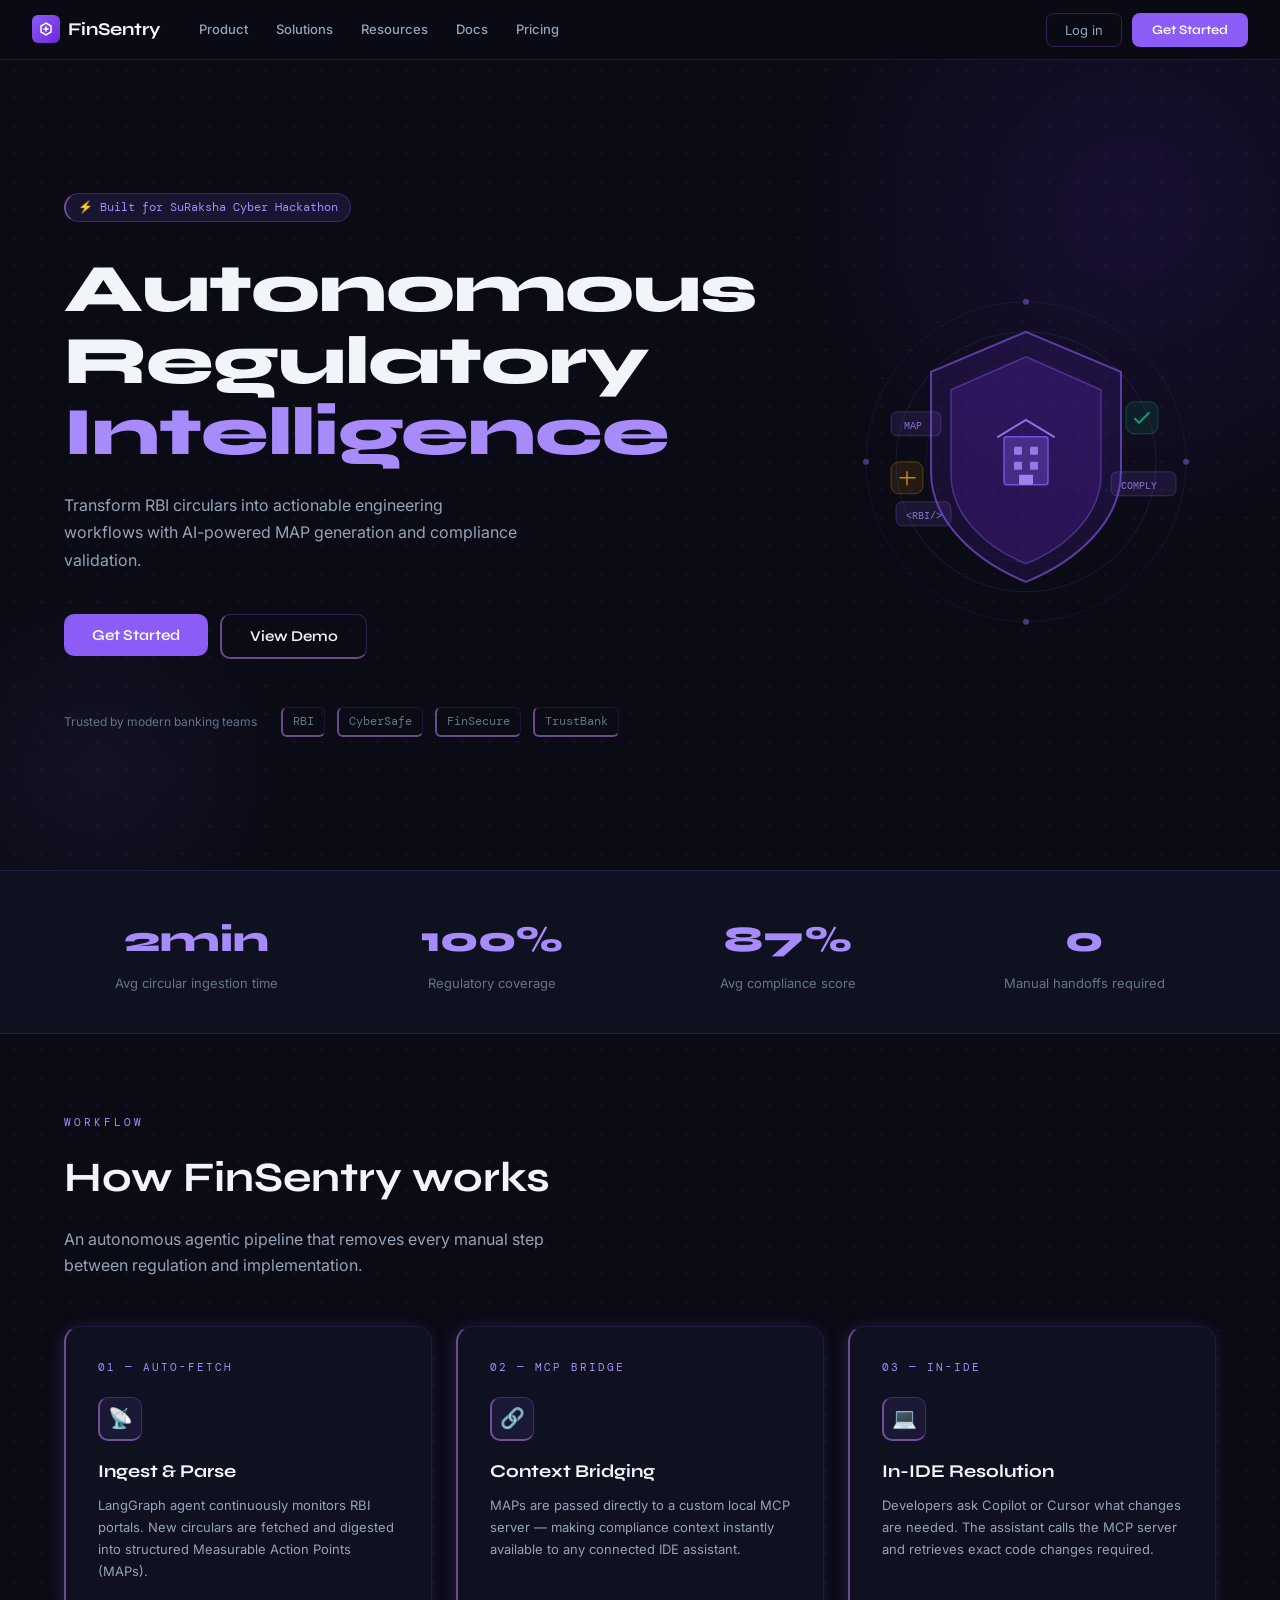
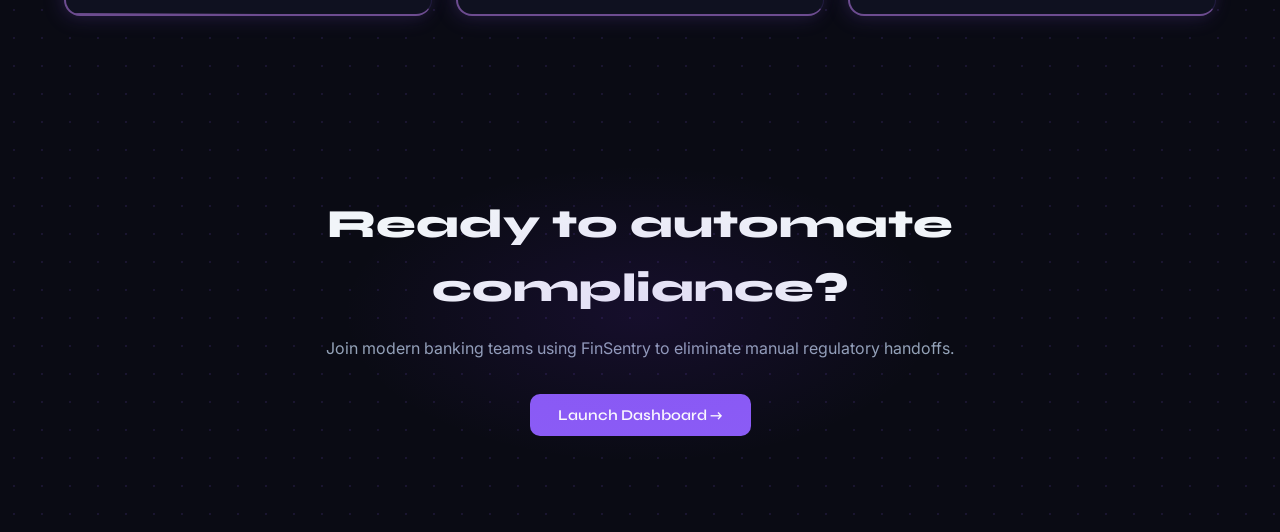
<file: index.html>
<!DOCTYPE html>
<html lang="en">
<head>
  <meta charset="UTF-8" />
  <meta name="viewport" content="width=device-width, initial-scale=1.0"/>
  <title>FinSentry — Autonomous Regulatory Intelligence</title>
  <link rel="stylesheet" href="css/global.css" />
  <link rel="stylesheet" href="css/landing.css" />
</head>
<body class="landing">

  <!-- NAV -->
  <nav>
    <a class="nav-logo" href="index.html">
      <div class="nav-logo-icon">
        <svg width="16" height="16" viewBox="0 0 16 16" fill="none">
          <path d="M8 2L13 5V11L8 14L3 11V5L8 2Z" stroke="white" stroke-width="1.5"/>
          <path d="M8 6V10M6 8H10" stroke="white" stroke-width="1.5" stroke-linecap="round"/>
        </svg>
      </div>
      FinSentry
    </a>
    <div class="nav-links">
      <a href="#">Product</a>
      <a href="#">Solutions</a>
      <a href="#">Resources</a>
      <a href="#">Docs</a>
      <a href="#">Pricing</a>
    </div>
    <div class="nav-actions">
      <a href="login.html"><button class="btn-ghost">Log in</button></a>
      <a href="login.html"><button class="btn-primary">Get Started</button></a>
    </div>
  </nav>

  <!-- HERO -->
  <section class="hero">
    <div class="hero-content anim">
      <div class="hero-badge">⚡ Built for SuRaksha Cyber Hackathon</div>
      <h1 class="hero-title">
        Autonomous<br>
        Regulatory<br>
        <span>Intelligence</span>
      </h1>
      <p class="hero-sub">
        Transform RBI circulars into actionable engineering workflows
        with AI-powered MAP generation and compliance validation.
      </p>
      <div class="hero-btns">
        <a href="login.html"><button class="btn-hero btn-hero-primary">Get Started</button></a>
        <button class="btn-hero btn-hero-outline">View Demo</button>
      </div>
      <div class="trusted">
        <span class="trusted-label">Trusted by modern banking teams</span>
        <div class="trusted-logos">
          <span class="trusted-logo">RBI</span>
          <span class="trusted-logo">CyberSafe</span>
          <span class="trusted-logo">FinSecure</span>
          <span class="trusted-logo">TrustBank</span>
        </div>
      </div>
    </div>

    <!-- Shield SVG -->
    <div class="hero-visual">
      <svg width="380" height="380" viewBox="0 0 380 380" fill="none">
        <circle cx="190" cy="190" r="160" stroke="rgba(139,92,246,0.1)" stroke-width="1" class="glow-ring"/>
        <circle cx="190" cy="190" r="130" stroke="rgba(139,92,246,0.15)" stroke-width="1"/>
        <circle cx="190" cy="190" r="100" stroke="rgba(139,92,246,0.08)" stroke-width="1"/>
        <circle cx="190" cy="30" r="3" fill="rgba(139,92,246,0.5)"/>
        <circle cx="350" cy="190" r="3" fill="rgba(139,92,246,0.5)"/>
        <circle cx="30"  cy="190" r="3" fill="rgba(139,92,246,0.5)"/>
        <circle cx="190" cy="350" r="3" fill="rgba(139,92,246,0.5)"/>
        <path d="M190 60 L285 100 L285 200 C285 250 240 290 190 310 C140 290 95 250 95 200 L95 100 Z"
              fill="rgba(109,40,217,0.15)" stroke="rgba(139,92,246,0.6)" stroke-width="2"/>
        <path d="M190 85 L265 118 L265 203 C265 243 231 275 190 292 C149 275 115 243 115 203 L115 118 Z"
              fill="rgba(109,40,217,0.2)" stroke="rgba(139,92,246,0.4)" stroke-width="1.5"/>
        <rect x="168" y="165" width="44" height="48" rx="3" fill="rgba(139,92,246,0.3)" stroke="rgba(139,92,246,0.8)" stroke-width="1.5"/>
        <rect x="178" y="175" width="8" height="8" rx="1" fill="rgba(167,139,250,0.8)"/>
        <rect x="194" y="175" width="8" height="8" rx="1" fill="rgba(167,139,250,0.8)"/>
        <rect x="178" y="190" width="8" height="8" rx="1" fill="rgba(167,139,250,0.8)"/>
        <rect x="194" y="190" width="8" height="8" rx="1" fill="rgba(167,139,250,0.8)"/>
        <rect x="183" y="203" width="14" height="10" rx="1" fill="rgba(167,139,250,0.9)"/>
        <path d="M162 165 L190 148 L218 165" stroke="rgba(167,139,250,0.8)" stroke-width="2" fill="none" stroke-linecap="round"/>
        <rect x="55"  y="140" width="50" height="24" rx="6" fill="rgba(139,92,246,0.12)" stroke="rgba(139,92,246,0.3)" stroke-width="1"/>
        <text x="68"  y="157" font-size="10" fill="rgba(167,139,250,0.8)" font-family="monospace">MAP</text>
        <rect x="275" y="200" width="65" height="24" rx="6" fill="rgba(139,92,246,0.12)" stroke="rgba(139,92,246,0.3)" stroke-width="1"/>
        <text x="285" y="217" font-size="10" fill="rgba(167,139,250,0.8)" font-family="monospace">COMPLY</text>
        <rect x="60"  y="230" width="55" height="24" rx="6" fill="rgba(139,92,246,0.12)" stroke="rgba(139,92,246,0.3)" stroke-width="1"/>
        <text x="70"  y="247" font-size="10" fill="rgba(167,139,250,0.8)" font-family="monospace">&lt;RBI/&gt;</text>
        <rect x="290" y="130" width="32" height="32" rx="8" fill="rgba(16,185,129,0.1)" stroke="rgba(16,185,129,0.3)" stroke-width="1"/>
        <path d="M299 147 L303 151 L313 141" stroke="rgba(16,185,129,0.8)" stroke-width="2" stroke-linecap="round"/>
        <rect x="55"  y="190" width="32" height="32" rx="8" fill="rgba(245,158,11,0.1)" stroke="rgba(245,158,11,0.3)" stroke-width="1"/>
        <path d="M64 206 L79 206M71 200 L71 213" stroke="rgba(245,158,11,0.8)" stroke-width="1.5" stroke-linecap="round"/>
      </svg>
    </div>
  </section>

  <!-- STATS -->
  <div class="stats-bar anim-2">
    <div class="stat-item">
      <div class="stat-val">2min</div>
      <div class="stat-lbl">Avg circular ingestion time</div>
    </div>
    <div class="stat-item">
      <div class="stat-val">100%</div>
      <div class="stat-lbl">Regulatory coverage</div>
    </div>
    <div class="stat-item">
      <div class="stat-val">87%</div>
      <div class="stat-lbl">Avg compliance score</div>
    </div>
    <div class="stat-item">
      <div class="stat-val">0</div>
      <div class="stat-lbl">Manual handoffs required</div>
    </div>
  </div>

  <!-- HOW IT WORKS -->
  <section class="section anim-3">
    <div class="section-label">Workflow</div>
    <h2 class="section-title">How FinSentry works</h2>
    <p class="section-sub">An autonomous agentic pipeline that removes every manual step between regulation and implementation.</p>
    <div class="steps">
      <div class="step-card glow-card">
        <div class="step-num">01 — AUTO-FETCH</div>
        <div class="step-icon">📡</div>
        <h3>Ingest &amp; Parse</h3>
        <p>LangGraph agent continuously monitors RBI portals. New circulars are fetched and digested into structured Measurable Action Points (MAPs).</p>
      </div>
      <div class="step-card">
        <div class="step-num">02 — MCP BRIDGE</div>
        <div class="step-icon">🔗</div>
        <h3>Context Bridging</h3>
        <p>MAPs are passed directly to a custom local MCP server — making compliance context instantly available to any connected IDE assistant.</p>
      </div>
      <div class="step-card">
        <div class="step-num">03 — IN-IDE</div>
        <div class="step-icon">💻</div>
        <h3>In-IDE Resolution</h3>
        <p>Developers ask Copilot or Cursor what changes are needed. The assistant calls the MCP server and retrieves exact code changes required.</p>
      </div>
    </div>
  </section>

  <!-- CTA -->
  <section class="cta-section">
    <h2>Ready to automate<br>compliance?</h2>
    <p>Join modern banking teams using FinSentry to eliminate manual regulatory handoffs.</p>
    <a href="dashboard.html"><button class="btn-hero btn-hero-primary">Launch Dashboard →</button></a>
  </section>

  <script src="js/landing.js"></script>
</body>
</html>
</file>
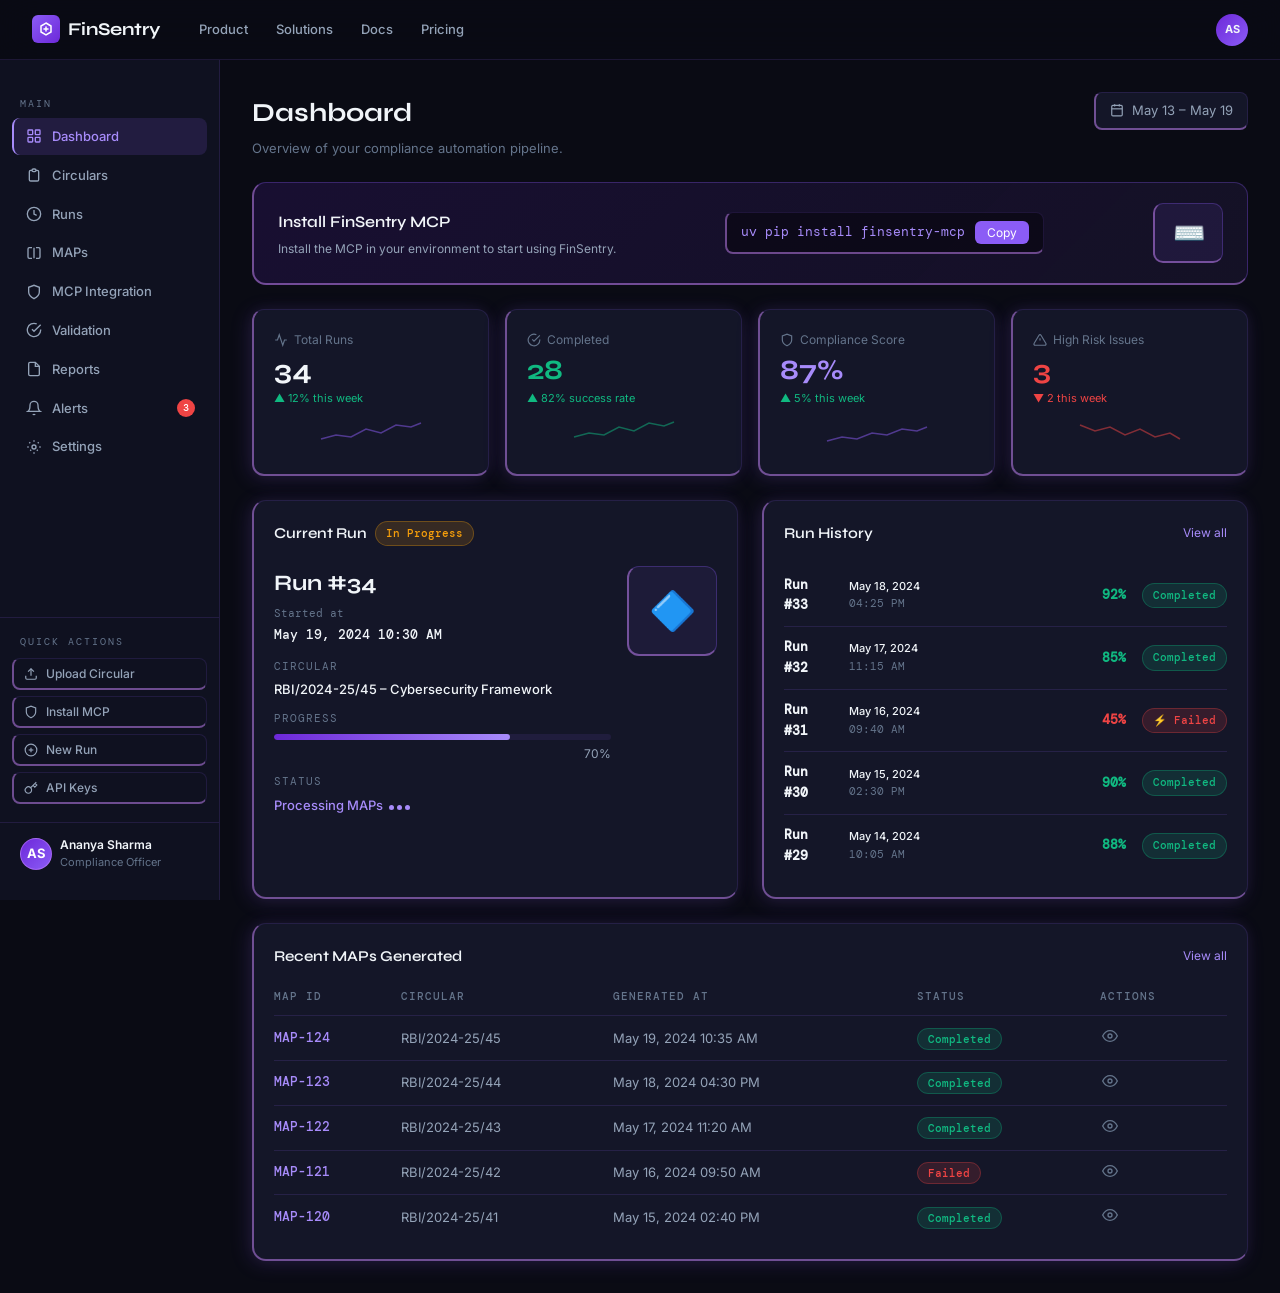
<file: dashboard.html>
<!DOCTYPE html>
<html lang="en">
<head>
  <meta charset="UTF-8" />
  <meta name="viewport" content="width=device-width, initial-scale=1.0"/>
  <title>FinSentry — Dashboard</title>
  <link rel="stylesheet" href="css/global.css" />
  <link rel="stylesheet" href="css/dashboard.css" />
</head>
<body class="dashboard">

  <!-- NAV -->
  <nav>
    <a class="nav-logo" href="index.html">
      <div class="nav-logo-icon">
        <svg width="16" height="16" viewBox="0 0 16 16" fill="none">
          <path d="M8 2L13 5V11L8 14L3 11V5L8 2Z" stroke="white" stroke-width="1.5"/>
          <path d="M8 6V10M6 8H10" stroke="white" stroke-width="1.5" stroke-linecap="round"/>
        </svg>
      </div>
      FinSentry
    </a>
    <div class="nav-links">
      <a href="#">Product</a>
      <a href="#">Solutions</a>
      <a href="#">Docs</a>
      <a href="#">Pricing</a>
    </div>
    <div class="nav-actions">
      <div style="width:32px;height:32px;background:linear-gradient(135deg,var(--purple3),var(--purple));border-radius:50%;display:flex;align-items:center;justify-content:center;font-size:11px;font-weight:700;">AS</div>
    </div>
  </nav>

  <!-- SIDEBAR -->
  <aside class="sidebar">
    <div class="sidebar-top">

      <div class="sidebar-label">Main</div>
      <a href="dashboard.html" class="sidebar-item active">
        <svg viewBox="0 0 24 24" fill="none" stroke="currentColor" stroke-width="2"><rect x="3" y="3" width="7" height="7" rx="1"/><rect x="14" y="3" width="7" height="7" rx="1"/><rect x="3" y="14" width="7" height="7" rx="1"/><rect x="14" y="14" width="7" height="7" rx="1"/></svg>
        Dashboard
      </a>
      <a href="#" class="sidebar-item">
        <svg viewBox="0 0 24 24" fill="none" stroke="currentColor" stroke-width="2"><path d="M9 5H7a2 2 0 00-2 2v12a2 2 0 002 2h10a2 2 0 002-2V7a2 2 0 00-2-2h-2M9 5a2 2 0 002 2h2a2 2 0 002-2M9 5a2 2 0 012-2h2a2 2 0 012 2"/></svg>
        Circulars
      </a>
      <a href="#" class="sidebar-item">
        <svg viewBox="0 0 24 24" fill="none" stroke="currentColor" stroke-width="2"><circle cx="12" cy="12" r="10"/><polyline points="12 6 12 12 16 14"/></svg>
        Runs
      </a>
      <a href="#" class="sidebar-item">
        <svg viewBox="0 0 24 24" fill="none" stroke="currentColor" stroke-width="2"><path d="M9 20H5a2 2 0 01-2-2V6a2 2 0 012-2h4"/><path d="M15 20h4a2 2 0 002-2V6a2 2 0 00-2-2h-4"/><line x1="12" y1="4" x2="12" y2="20"/></svg>
        MAPs
      </a>
      <a href="#" class="sidebar-item">
        <svg viewBox="0 0 24 24" fill="none" stroke="currentColor" stroke-width="2"><path d="M12 22s8-4 8-10V5l-8-3-8 3v7c0 6 8 10 8 10z"/></svg>
        MCP Integration
      </a>
      <a href="#" class="sidebar-item">
        <svg viewBox="0 0 24 24" fill="none" stroke="currentColor" stroke-width="2"><path d="M22 11.08V12a10 10 0 11-5.93-9.14"/><polyline points="22 4 12 14.01 9 11.01"/></svg>
        Validation
      </a>
      <a href="#" class="sidebar-item">
        <svg viewBox="0 0 24 24" fill="none" stroke="currentColor" stroke-width="2"><path d="M14 2H6a2 2 0 00-2 2v16a2 2 0 002 2h12a2 2 0 002-2V8z"/><polyline points="14 2 14 8 20 8"/></svg>
        Reports
      </a>
      <a href="#" class="sidebar-item">
        <svg viewBox="0 0 24 24" fill="none" stroke="currentColor" stroke-width="2"><path d="M18 8A6 6 0 006 8c0 7-3 9-3 9h18s-3-2-3-9"/><path d="M13.73 21a2 2 0 01-3.46 0"/></svg>
        Alerts
        <span class="sidebar-badge">3</span>
      </a>
      <a href="#" class="sidebar-item">
        <svg viewBox="0 0 24 24" fill="none" stroke="currentColor" stroke-width="2"><circle cx="12" cy="12" r="3"/><path d="M19.07 4.93l-1.41 1.41M4.93 4.93l1.41 1.41M12 2v2M12 20v2M2 12h2M20 12h2M17.66 17.66l-1.41-1.41M6.34 17.66l1.41-1.41"/></svg>
        Settings
      </a>
    </div>

    <!-- Quick Actions -->
    <div class="sidebar-qa">
      <div class="qa-label">Quick Actions</div>
      <button class="qa-btn">
        <svg viewBox="0 0 24 24" fill="none" stroke="currentColor" stroke-width="2"><path d="M21 15v4a2 2 0 01-2 2H5a2 2 0 01-2-2v-4"/><polyline points="17 8 12 3 7 8"/><line x1="12" y1="3" x2="12" y2="15"/></svg>
        Upload Circular
      </button>
      <button class="qa-btn">
        <svg viewBox="0 0 24 24" fill="none" stroke="currentColor" stroke-width="2"><path d="M12 22s8-4 8-10V5l-8-3-8 3v7c0 6 8 10 8 10z"/></svg>
        Install MCP
      </button>
      <button class="qa-btn">
        <svg viewBox="0 0 24 24" fill="none" stroke="currentColor" stroke-width="2"><circle cx="12" cy="12" r="10"/><line x1="12" y1="8" x2="12" y2="16"/><line x1="8" y1="12" x2="16" y2="12"/></svg>
        New Run
      </button>
      <button class="qa-btn">
        <svg viewBox="0 0 24 24" fill="none" stroke="currentColor" stroke-width="2"><path d="M21 2l-2 2m-7.61 7.61a5.5 5.5 0 11-7.778 7.778 5.5 5.5 0 017.777-7.777zm0 0L15.5 7.5m0 0l3 3L22 7l-3-3m-3.5 3.5L19 4"/></svg>
        API Keys
      </button>
    </div>

    <!-- User -->
    <div class="sidebar-user">
      <div class="user-avatar">AS</div>
      <div>
        <div class="user-name">Ananya Sharma</div>
        <div class="user-role">Compliance Officer</div>
      </div>
    </div>
  </aside>

  <!-- MAIN -->
  <main class="main">

    <!-- Header -->
    <div class="main-header">
      <div>
        <h1 class="main-title">Dashboard</h1>
        <p class="main-sub">Overview of your compliance automation pipeline.</p>
      </div>
      <div class="date-range">
        <svg viewBox="0 0 24 24" fill="none" stroke="currentColor" stroke-width="2"><rect x="3" y="4" width="18" height="18" rx="2"/><line x1="16" y1="2" x2="16" y2="6"/><line x1="8" y1="2" x2="8" y2="6"/><line x1="3" y1="10" x2="21" y2="10"/></svg>
        May 13 – May 19
      </div>
    </div>

    <!-- Install Banner -->
    <div class="install-banner">
      <div>
        <h3>Install FinSentry MCP</h3>
        <p>Install the MCP in your environment to start using FinSentry.</p>
      </div>
      <div class="install-code">
        <span>uv pip install finsentry-mcp</span>
        <button id="copyBtn">Copy</button>
      </div>
      <div class="install-icon">⌨️</div>
    </div>

    <!-- Metric Cards -->
    <div class="metrics">
      <div class="metric-card">
        <div class="metric-label">
          <svg viewBox="0 0 24 24" fill="none" stroke="currentColor" stroke-width="2"><polyline points="22 12 18 12 15 21 9 3 6 12 2 12"/></svg>
          Total Runs
        </div>
        <div class="metric-val">34</div>
        <div class="metric-trend trend-up">▲ 12% this week</div>
        <svg class="sparkline" viewBox="0 0 100 30">
          <polyline points="0,22 15,18 30,20 45,12 60,16 75,8 90,10 100,6" fill="none" stroke="rgba(139,92,246,0.5)" stroke-width="1.5"/>
        </svg>
      </div>
      <div class="metric-card">
        <div class="metric-label">
          <svg viewBox="0 0 24 24" fill="none" stroke="currentColor" stroke-width="2"><path d="M22 11.08V12a10 10 0 11-5.93-9.14"/><polyline points="22 4 12 14.01 9 11.01"/></svg>
          Completed
        </div>
        <div class="metric-val" style="color:var(--green)">28</div>
        <div class="metric-trend trend-up">▲ 82% success rate</div>
        <svg class="sparkline" viewBox="0 0 100 30">
          <polyline points="0,20 15,16 30,18 45,10 60,14 75,6 90,9 100,5" fill="none" stroke="rgba(16,185,129,0.5)" stroke-width="1.5"/>
        </svg>
      </div>
      <div class="metric-card">
        <div class="metric-label">
          <svg viewBox="0 0 24 24" fill="none" stroke="currentColor" stroke-width="2"><path d="M12 22s8-4 8-10V5l-8-3-8 3v7c0 6 8 10 8 10z"/></svg>
          Compliance Score
        </div>
        <div class="metric-val" style="color:var(--purple2)">87%</div>
        <div class="metric-trend trend-up">▲ 5% this week</div>
        <svg class="sparkline" viewBox="0 0 100 30">
          <polyline points="0,24 15,20 30,22 45,16 60,18 75,12 90,14 100,10" fill="none" stroke="rgba(139,92,246,0.5)" stroke-width="1.5"/>
        </svg>
      </div>
      <div class="metric-card">
        <div class="metric-label">
          <svg viewBox="0 0 24 24" fill="none" stroke="currentColor" stroke-width="2"><path d="M10.29 3.86L1.82 18a2 2 0 001.71 3h16.94a2 2 0 001.71-3L13.71 3.86a2 2 0 00-3.42 0z"/><line x1="12" y1="9" x2="12" y2="13"/><line x1="12" y1="17" x2="12.01" y2="17"/></svg>
          High Risk Issues
        </div>
        <div class="metric-val" style="color:var(--red)">3</div>
        <div class="metric-trend trend-down">▼ 2 this week</div>
        <svg class="sparkline" viewBox="0 0 100 30">
          <polyline points="0,8 15,14 30,10 45,18 60,12 75,20 90,16 100,22" fill="none" stroke="rgba(239,68,68,0.5)" stroke-width="1.5"/>
        </svg>
      </div>
    </div>

    <!-- Bottom Grid -->
    <div class="bottom-grid">

      <!-- Current Run -->
      <div class="card">
        <div class="card-header">
          <div class="card-title">
            Current Run
            <span class="badge badge-inprogress">In Progress</span>
          </div>
        </div>
        <div class="run-grid">
          <div>
            <div class="run-id">Run #34</div>
            <div class="run-meta-label">Started at</div>
            <div class="run-meta-val">May 19, 2024 10:30 AM</div>
            <div class="run-field-label">Circular</div>
            <div class="run-field-val">RBI/2024-25/45 – Cybersecurity Framework</div>
            <div class="run-field-label">Progress</div>
            <div class="progress-wrap">
              <div class="progress-fill" id="progressFill"></div>
            </div>
            <div class="progress-pct">70%</div>
            <div class="run-status-label">Status</div>
            <div class="run-status-val">
              Processing MAPs
              <span class="pulse-dots">
                <span></span><span></span><span></span>
              </span>
            </div>
          </div>
          <div class="run-visual">🔷</div>
        </div>
      </div>

      <!-- Run History -->
      <div class="card ">
        <div class="card-header">
          <div class="card-title">Run History</div>
          <a href="#" class="view-all">View all</a>
        </div>
        <div class="history-item">
          <span class="history-num">Run #33</span>
          <div class="history-time"><div class="history-date">May 18, 2024</div><div class="history-hour">04:25 PM</div></div>
          <span class="history-score" style="color:var(--green)">92%</span>
          <span class="badge badge-completed">Completed</span>
        </div>
        <div class="history-item">
          <span class="history-num">Run #32</span>
          <div class="history-time"><div class="history-date">May 17, 2024</div><div class="history-hour">11:15 AM</div></div>
          <span class="history-score" style="color:var(--green)">85%</span>
          <span class="badge badge-completed">Completed</span>
        </div>
        <div class="history-item">
          <span class="history-num">Run #31</span>
          <div class="history-time"><div class="history-date">May 16, 2024</div><div class="history-hour">09:40 AM</div></div>
          <span class="history-score" style="color:var(--red)">45%</span>
          <span class="badge badge-failed">⚡ Failed</span>
        </div>
        <div class="history-item">
          <span class="history-num">Run #30</span>
          <div class="history-time"><div class="history-date">May 15, 2024</div><div class="history-hour">02:30 PM</div></div>
          <span class="history-score" style="color:var(--green)">90%</span>
          <span class="badge badge-completed">Completed</span>
        </div>
        <div class="history-item">
          <span class="history-num">Run #29</span>
          <div class="history-time"><div class="history-date">May 14, 2024</div><div class="history-hour">10:05 AM</div></div>
          <span class="history-score" style="color:var(--green)">88%</span>
          <span class="badge badge-completed">Completed</span>
        </div>
      </div>
    </div>

    <!-- MAPs Table -->
    <div class="card">
      <div class="card-header">
        <div class="card-title">Recent MAPs Generated</div>
        <a href="#" class="view-all">View all</a>
      </div>
      <table class="maps-table">
        <thead>
          <tr>
            <th>MAP ID</th>
            <th>Circular</th>
            <th>Generated At</th>
            <th>Status</th>
            <th>Actions</th>
          </tr>
        </thead>
        <tbody>
          <tr>
            <td>MAP-124</td><td>RBI/2024-25/45</td><td>May 19, 2024 10:35 AM</td>
            <td><span class="badge badge-completed">Completed</span></td>
            <td><button class="map-action"><svg viewBox="0 0 24 24" fill="none" stroke="currentColor" stroke-width="2"><path d="M1 12s4-8 11-8 11 8 11 8-4 8-11 8-11-8-11-8z"/><circle cx="12" cy="12" r="3"/></svg></button></td>
          </tr>
          <tr>
            <td>MAP-123</td><td>RBI/2024-25/44</td><td>May 18, 2024 04:30 PM</td>
            <td><span class="badge badge-completed">Completed</span></td>
            <td><button class="map-action"><svg viewBox="0 0 24 24" fill="none" stroke="currentColor" stroke-width="2"><path d="M1 12s4-8 11-8 11 8 11 8-4 8-11 8-11-8-11-8z"/><circle cx="12" cy="12" r="3"/></svg></button></td>
          </tr>
          <tr>
            <td>MAP-122</td><td>RBI/2024-25/43</td><td>May 17, 2024 11:20 AM</td>
            <td><span class="badge badge-completed">Completed</span></td>
            <td><button class="map-action"><svg viewBox="0 0 24 24" fill="none" stroke="currentColor" stroke-width="2"><path d="M1 12s4-8 11-8 11 8 11 8-4 8-11 8-11-8-11-8z"/><circle cx="12" cy="12" r="3"/></svg></button></td>
          </tr>
          <tr>
            <td>MAP-121</td><td>RBI/2024-25/42</td><td>May 16, 2024 09:50 AM</td>
            <td><span class="badge badge-failed">Failed</span></td>
            <td><button class="map-action"><svg viewBox="0 0 24 24" fill="none" stroke="currentColor" stroke-width="2"><path d="M1 12s4-8 11-8 11 8 11 8-4 8-11 8-11-8-11-8z"/><circle cx="12" cy="12" r="3"/></svg></button></td>
          </tr>
          <tr>
            <td>MAP-120</td><td>RBI/2024-25/41</td><td>May 15, 2024 02:40 PM</td>
            <td><span class="badge badge-completed">Completed</span></td>
            <td><button class="map-action"><svg viewBox="0 0 24 24" fill="none" stroke="currentColor" stroke-width="2"><path d="M1 12s4-8 11-8 11 8 11 8-4 8-11 8-11-8-11-8z"/><circle cx="12" cy="12" r="3"/></svg></button></td>
          </tr>
        </tbody>
      </table>
    </div>

  </main>

  <script src="js/dashboard.js"></script>
</body>
</html>
</file>
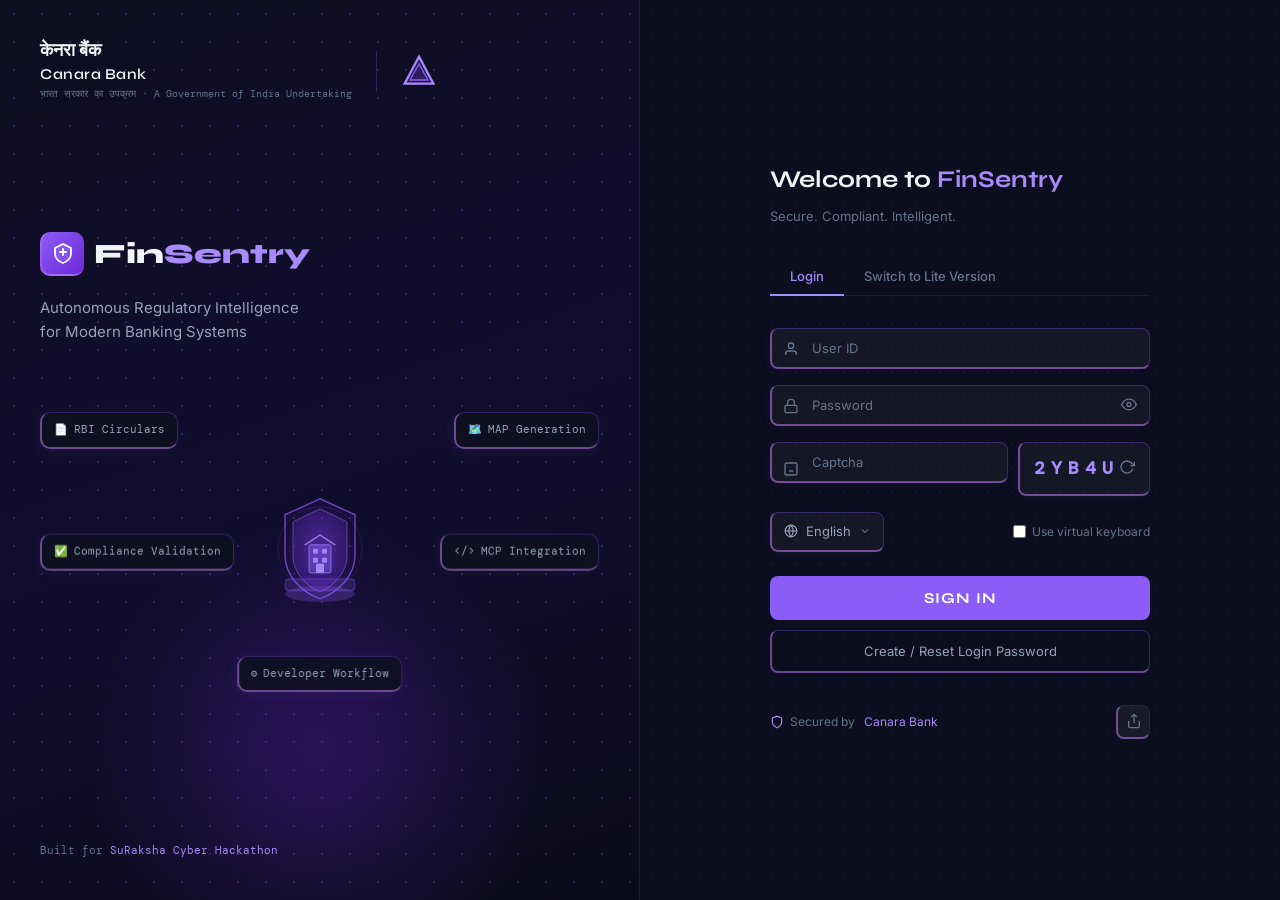
<file: login.html>
<!DOCTYPE html>
<html lang="en">
<head>
  <meta charset="UTF-8"/>
  <meta name="viewport" content="width=device-width, initial-scale=1.0"/>
  <title>FinSentry — Login</title>
  <link rel="stylesheet" href="css/global.css"/>
  <link rel="stylesheet" href="css/login.css"/>
</head>
<body>

<div class="login-page">

  <!-- ── LEFT PANEL ── -->
  <div class="login-left">
    <div class="login-left-inner">

      <!-- Bank logos -->
      <div class="bank-logos">
        <div class="bank-logo-text">
          <span class="bank-name-hi">केनरा बैंक</span>
          <span class="bank-name-en">Canara Bank</span>
          <span class="bank-tagline">भारत सरकार का उपक्रम · A Government of India Undertaking</span>
        </div>
        <div class="bank-divider"></div>
        <!-- Triangle logo SVG -->
        <svg class="triangle-logo" viewBox="0 0 40 40" fill="none">
          <polygon points="20,4 36,34 4,34" stroke="var(--purple2)" stroke-width="2.5" fill="rgba(139,92,246,0.15)"/>
          <polygon points="20,12 30,30 10,30" stroke="var(--purple)" stroke-width="1.5" fill="rgba(109,40,217,0.2)"/>
        </svg>
      </div>

      <!-- Brand -->
      <div class="left-brand">
        <div class="left-brand-logo">
          <div class="left-brand-logo-icon">
            <svg width="24" height="24" viewBox="0 0 24 24" fill="none">
              <path d="M12 3L20 7V13C20 17 16.4 20.7 12 22C7.6 20.7 4 17 4 13V7L12 3Z" stroke="white" stroke-width="1.8" fill="rgba(255,255,255,0.1)"/>
              <path d="M12 8V14M9 11H15" stroke="white" stroke-width="1.8" stroke-linecap="round"/>
            </svg>
          </div>
          <div>
            <div class="left-brand-name">Fin<span>Sentry</span></div>
          </div>
        </div>

        <p class="left-tagline">
          Autonomous Regulatory Intelligence<br>
          for Modern Banking Systems
        </p>

        <!-- Feature pills around shield -->
        <div class="feature-pills">
          <div class="pill pill-1"><span class="pill-icon">📄</span> RBI Circulars</div>
          <div class="pill pill-2"><span class="pill-icon">🗺️</span> MAP Generation</div>
          <div class="pill pill-3"><span class="pill-icon">✅</span> Compliance Validation</div>
          <div class="pill pill-4"><span class="pill-icon">&lt;/&gt;</span> MCP Integration</div>
          <div class="pill pill-5"><span class="pill-icon">⚙️</span> Developer Workflow</div>

          <!-- Shield in center -->
          <div class="shield-center">
            <svg width="110" height="120" viewBox="0 0 110 120" fill="none">
              <defs>
                <radialGradient id="sg" cx="50%" cy="50%" r="50%">
                  <stop offset="0%" stop-color="rgba(139,92,246,0.4)"/>
                  <stop offset="100%" stop-color="rgba(109,40,217,0.05)"/>
                </radialGradient>
              </defs>
              <!-- Glow base -->
              <ellipse cx="55" cy="105" rx="35" ry="8" fill="rgba(139,92,246,0.25)"/>
              <!-- Platform -->
              <rect x="20" y="90" width="70" height="12" rx="4" fill="rgba(139,92,246,0.2)" stroke="rgba(139,92,246,0.4)" stroke-width="1"/>
              <!-- Shield -->
              <path d="M55 10 L90 26 L90 66 C90 88 72 104 55 110 C38 104 20 88 20 66 L20 26 Z"
                    fill="url(#sg)" stroke="rgba(139,92,246,0.7)" stroke-width="1.5"/>
              <path d="M55 20 L82 33 L82 67 C82 84 68 98 55 103 C42 98 28 84 28 67 L28 33 Z"
                    fill="rgba(109,40,217,0.25)" stroke="rgba(167,139,250,0.4)" stroke-width="1"/>
              <!-- Building -->
              <rect x="44" y="56" width="22" height="28" rx="2" fill="rgba(139,92,246,0.4)" stroke="rgba(167,139,250,0.7)" stroke-width="1"/>
              <rect x="48" y="60" width="5" height="5" rx="1" fill="rgba(167,139,250,0.9)"/>
              <rect x="57" y="60" width="5" height="5" rx="1" fill="rgba(167,139,250,0.9)"/>
              <rect x="48" y="69" width="5" height="5" rx="1" fill="rgba(167,139,250,0.9)"/>
              <rect x="57" y="69" width="5" height="5" rx="1" fill="rgba(167,139,250,0.9)"/>
              <rect x="51" y="75" width="8" height="9" rx="1" fill="rgba(167,139,250,1)"/>
              <path d="M40 56 L55 46 L70 56" stroke="rgba(167,139,250,0.8)" stroke-width="1.5" fill="none" stroke-linecap="round"/>
              <!-- Glow ring -->
              <circle cx="55" cy="60" r="42" stroke="rgba(139,92,246,0.15)" stroke-width="1" fill="none"/>
            </svg>
          </div>
        </div>
      </div>

      <!-- Bottom badge -->
      <div class="hackathon-badge">
        Built for <span>SuRaksha Cyber Hackathon</span>
      </div>

    </div>
  </div>

  <!-- ── RIGHT PANEL ── -->
  <div class="login-right">
    <div class="login-right-inner">

      <div class="login-welcome">
        <h2>Welcome to <span>FinSentry</span></h2>
        <p>Secure. Compliant. Intelligent.</p>
      </div>

      <!-- Tabs -->
      <div class="login-tabs">
        <button class="login-tab active">Login</button>
        <button class="login-tab">Switch to Lite Version</button>
      </div>

      <!-- User ID -->
      <div class="form-group">
        <svg class="input-icon" viewBox="0 0 24 24" fill="none" stroke="currentColor" stroke-width="2">
          <path d="M20 21v-2a4 4 0 00-4-4H8a4 4 0 00-4 4v2"/>
          <circle cx="12" cy="7" r="4"/>
        </svg>
        <input class="form-input" type="text" placeholder="User ID" id="userId"/>
      </div>

      <!-- Password -->
      <div class="form-group">
        <svg class="input-icon" viewBox="0 0 24 24" fill="none" stroke="currentColor" stroke-width="2">
          <rect x="3" y="11" width="18" height="11" rx="2" ry="2"/>
          <path d="M7 11V7a5 5 0 0110 0v4"/>
        </svg>
        <input class="form-input" type="password" placeholder="Password" id="password"/>
        <button class="input-suffix" id="togglePwd">
          <svg viewBox="0 0 24 24" fill="none" stroke="currentColor" stroke-width="2">
            <path d="M1 12s4-8 11-8 11 8 11 8-4 8-11 8-11-8-11-8z"/>
            <circle cx="12" cy="12" r="3"/>
          </svg>
        </button>
      </div>

      <!-- Captcha -->
      <div class="captcha-row">
        <div class="form-group" style="margin-bottom:0">
          <svg class="input-icon" viewBox="0 0 24 24" fill="none" stroke="currentColor" stroke-width="2">
            <rect x="3" y="3" width="18" height="18" rx="2"/>
            <path d="M9 9h.01M15 9h.01M9 15h6"/>
          </svg>
          <input class="form-input" type="text" placeholder="Captcha" id="captchaInput"/>
        </div>
        <div class="captcha-box">
          <span class="captcha-code" id="captchaCode">2YB4U</span>
          <button class="captcha-refresh" id="refreshCaptcha">
            <svg viewBox="0 0 24 24" fill="none" stroke="currentColor" stroke-width="2">
              <polyline points="23 4 23 10 17 10"/>
              <path d="M20.49 15a9 9 0 11-2.12-9.36L23 10"/>
            </svg>
          </button>
        </div>
      </div>

      <!-- Options -->
      <div class="options-row">
        <div class="lang-select">
          <svg viewBox="0 0 24 24" fill="none" stroke="currentColor" stroke-width="2">
            <circle cx="12" cy="12" r="10"/>
            <line x1="2" y1="12" x2="22" y2="12"/>
            <path d="M12 2a15.3 15.3 0 010 20M12 2a15.3 15.3 0 000 20"/>
          </svg>
          English
          <svg viewBox="0 0 24 24" fill="none" stroke="currentColor" stroke-width="2" style="width:12px;height:12px">
            <polyline points="6 9 12 15 18 9"/>
          </svg>
        </div>
        <label class="virtual-kb">
          <input type="checkbox" id="virtualKb"/>
          Use virtual keyboard
        </label>
      </div>

      <!-- Buttons -->
      <button class="btn-signin" id="signInBtn">SIGN IN</button>
      <button class="btn-reset">Create / Reset Login Password</button>

      <!-- Footer -->
      <div class="login-footer">
        <div class="login-footer-secure">
          <svg viewBox="0 0 24 24" fill="none" stroke="currentColor" stroke-width="2">
            <path d="M12 22s8-4 8-10V5l-8-3-8 3v7c0 6 8 10 8 10z"/>
          </svg>
          Secured by <span>&nbsp;Canara Bank</span>
        </div>
        <button class="share-btn">
          <svg viewBox="0 0 24 24" fill="none" stroke="currentColor" stroke-width="2">
            <path d="M4 12v8a2 2 0 002 2h12a2 2 0 002-2v-8"/>
            <polyline points="16 6 12 2 8 6"/>
            <line x1="12" y1="2" x2="12" y2="15"/>
          </svg>
        </button>
      </div>

    </div>
  </div>
</div>

<script src="js/login.js"></script>
</body>
</html>
</file>
<file: css/global.css>
@import url('https://fonts.googleapis.com/css2?family=Syne:wght@400;600;700;800&family=DM+Mono:wght@400;500&family=Inter:wght@300;400;500;600&display=swap');

:root {
  --bg:        #0a0b14;
  --bg2:       #0f1120;
  --bg3:       #141628;
  --purple:    #8b5cf6;
  --purple2:   #a78bfa;
  --purple3:   #6d28d9;
  --green:     #10b981;
  --red:       #ef4444;
  --amber:     #f59e0b;
  --border:    rgba(139, 92, 246, 0.15);
  --border2:   rgba(139, 92, 246, 0.30);
  --neon:      rgba(204, 136, 255, 0.5);
  --text1:     #f1f5f9;
  --text2:     #94a3b8;
  --text3:     #64748b;
  --font-head: 'Syne', sans-serif;
  --font-body: 'Inter', sans-serif;
  --font-mono: 'DM Mono', monospace;
}

*, *::before, *::after { box-sizing: border-box; margin: 0; padding: 0; }
html { scroll-behavior: smooth; }
body {
  background: var(--bg);
  color: var(--text1);
  font-family: var(--font-body);
  font-size: 14px;
  line-height: 1.6;
  overflow-x: hidden;
}

/* ── Neon L-border ── */
.glow-card {
  position: relative;
}
.glow-card::before {
  content: '';
  position: absolute;
  top: -1px;
  left: -1px;
  width: 2px;
  height: 55%;
  background: linear-gradient(180deg, var(--neon), transparent);
  border-radius: 12px 0 0 0;
  z-index: 1;
}
.glow-card::after {
  content: '';
  position: absolute;
  bottom: -1px;
  left: -1px;
  width: 55%;
  height: 2px;
  background: linear-gradient(90deg, var(--neon), transparent);
  border-radius: 0 0 0 12px;
  z-index: 1;
}

/* ── Buttons ── */
.btn-primary {
  background: var(--purple);
  color: #fff;
  border: none;
  padding: 9px 20px;
  border-radius: 8px;
  font-family: var(--font-head);
  font-weight: 600;
  font-size: 13px;
  cursor: pointer;
  transition: all 0.2s;
}
.btn-primary:hover { background: var(--purple2); transform: translateY(-1px); }

.btn-ghost {
  background: transparent;
  color: var(--text2);
  border: 1px solid var(--border2);
  padding: 8px 18px;
  border-radius: 8px;
  font-family: var(--font-body);
  font-size: 13px;
  cursor: pointer;
  transition: all 0.2s;
}
.btn-ghost:hover { color: var(--text1); border-color: var(--purple); }

/* ── Badges ── */
.badge {
  font-size: 11px;
  padding: 3px 10px;
  border-radius: 20px;
  font-family: var(--font-mono);
  font-weight: 500;
  border: 1px solid transparent;
}
.badge-completed { background: rgba(16,185,129,0.15); color: var(--green); border-color: rgba(16,185,129,0.3); }
.badge-inprogress { background: rgba(245,158,11,0.15); color: var(--amber); border-color: rgba(245,158,11,0.3); }
.badge-failed { background: rgba(239,68,68,0.15); color: var(--red); border-color: rgba(239,68,68,0.3); }

/* ── Nav ── */
nav {
  position: fixed;
  top: 0; left: 0; right: 0;
  z-index: 100;
  height: 60px;
  background: rgba(10,11,20,0.85);
  backdrop-filter: blur(20px);
  border-bottom: 1px solid var(--border);
  display: flex;
  align-items: center;
  padding: 0 2rem;
  gap: 1.5rem;
}
.nav-logo {
  display: flex;
  align-items: center;
  gap: 8px;
  font-family: var(--font-head);
  font-weight: 700;
  font-size: 18px;
  color: var(--text1);
  text-decoration: none;
}
.nav-logo-icon {
  width: 28px; height: 28px;
  background: linear-gradient(135deg, var(--purple), var(--purple3));
  border-radius: 6px;
  display: flex; align-items: center; justify-content: center;
}
.nav-links { display: flex; flex: 1; }
.nav-links a {
  color: var(--text2);
  text-decoration: none;
  font-size: 13px;
  padding: 6px 14px;
  border-radius: 6px;
  transition: color 0.2s;
  font-weight: 500;
}
.nav-links a:hover { color: var(--text1); }
.nav-actions { display: flex; align-items: center; gap: 10px; margin-left: auto; }
</file>
<file: css/landing.css>
body.landing {
  background-image: radial-gradient(rgba(139,92,246,0.12) 1px, transparent 1px);
  background-size: 28px 28px;
}

.landing { padding-top: 60px; }

/* ── Hero ── */
.hero {
  min-height: 90vh;
  display: flex;
  align-items: center;
  padding: 4rem;
  position: relative;
  overflow: hidden;
}
.hero::before {
  content: '';
  position: absolute;
  top: -200px; right: -200px;
  width: 700px; height: 700px;
  background: radial-gradient(circle, rgba(109,40,217,0.15) 0%, transparent 70%);
  pointer-events: none;
}
.hero::after {
  content: '';
  position: absolute;
  bottom: -100px; left: -100px;
  width: 400px; height: 400px;
  background: radial-gradient(circle, rgba(139,92,246,0.08) 0%, transparent 70%);
  pointer-events: none;
}
.hero-content { max-width: 580px; z-index: 1; }

.hero-badge {
  display: inline-flex;
  align-items: center;
  gap: 6px;
  background: rgba(139,92,246,0.12);
  border: 1px solid var(--border2);
  border-left: 2px solid var(--neon);
  color: var(--purple2);
  font-size: 12px;
  font-family: var(--font-mono);
  padding: 4px 12px;
  border-radius: 20px;
  margin-bottom: 2rem;
}

.hero-title {
  font-family: var(--font-head);
  font-size: clamp(40px, 6vw, 68px);
  font-weight: 800;
  line-height: 1.05;
  margin-bottom: 1.5rem;
  letter-spacing: -1px;
}
.hero-title span { color: var(--purple2); }

.hero-sub {
  font-size: 16px;
  color: var(--text2);
  line-height: 1.7;
  margin-bottom: 2.5rem;
  max-width: 460px;
}

.hero-btns { display: flex; gap: 12px; margin-bottom: 3rem; }

.btn-hero {
  padding: 12px 28px;
  border-radius: 10px;
  font-size: 15px;
  font-family: var(--font-head);
  font-weight: 600;
  cursor: pointer;
  transition: all 0.2s;
  border: none;
}
.btn-hero-primary { background: var(--purple); color: #fff; }
.btn-hero-primary:hover {
  background: var(--purple2);
  transform: translateY(-2px);
  box-shadow: 0 8px 30px rgba(139,92,246,0.3);
}
.btn-hero-outline {
  background: transparent;
  border: 1px solid var(--border2);
  border-left: 2px solid var(--neon);
  border-bottom: 2px solid var(--neon);
  color: var(--text1);
}
.btn-hero-outline:hover { border-color: var(--purple); color: var(--purple2); }

.trusted { display: flex; align-items: center; gap: 1.5rem; flex-wrap: wrap; }
.trusted-label { font-size: 12px; color: var(--text3); }
.trusted-logos { display: flex; gap: 0.75rem; }
.trusted-logo {
  font-size: 12px;
  color: var(--text3);
  border: 1px solid var(--border);
  border-left: 2px solid var(--neon);
  border-bottom: 2px solid var(--neon);
  padding: 4px 10px;
  border-radius: 6px;
  font-family: var(--font-mono);
}

.hero-visual {
  position: absolute;
  right: 5%; top: 50%;
  transform: translateY(-50%);
  z-index: 1;
  animation: float 4s ease-in-out infinite;
}

/* ── Stats Bar ── */
.stats-bar {
  background: var(--bg2);
  border-top: 1px solid var(--border);
  border-bottom: 1px solid var(--border);
  padding: 2.5rem 4rem;
  display: grid;
  grid-template-columns: repeat(4, 1fr);
  gap: 2rem;
}
.stat-item { text-align: center; }
.stat-val {
  font-family: var(--font-head);
  font-size: 36px;
  font-weight: 800;
  color: var(--purple2);
}
.stat-lbl { font-size: 13px; color: var(--text3); margin-top: 4px; }

/* ── How It Works ── */
.section { padding: 5rem 4rem; }
.section-label {
  font-size: 11px;
  font-family: var(--font-mono);
  color: var(--purple2);
  letter-spacing: 3px;
  text-transform: uppercase;
  margin-bottom: 0.75rem;
}
.section-title {
  font-family: var(--font-head);
  font-size: clamp(28px, 4vw, 42px);
  font-weight: 700;
  margin-bottom: 1rem;
}
.section-sub { color: var(--text2); font-size: 16px; max-width: 520px; }

.steps {
  display: grid;
  grid-template-columns: repeat(3, 1fr);
  gap: 1.5rem;
  margin-top: 3rem;
}
.step-card {
  background: var(--bg2);
  border: 1px solid var(--border);
  border-left: 2px solid var(--neon);
  border-bottom: 2px solid var(--neon);
  border-radius: 16px;
  padding: 2rem;
  position: relative;
  overflow: hidden;
  transition: all 0.3s;
  box-shadow: -3px 3px 20px rgba(139,92,246,0.15), 0 0 15px rgba(204,136,255,0.05);
}
.step-card:hover {
  border-color: var(--purple2);
  border-left-color: var(--neon);
  border-bottom-color: var(--neon);
  box-shadow: -4px 4px 30px rgba(139,92,246,0.15);
  transform: translateY(-2px);
}
.step-card::before {
  content: '';
  position: absolute;
  top: 0; left: 0; right: 0;
  height: 2px;
  background: linear-gradient(90deg, var(--neon), transparent);
  opacity: 0;
  transition: opacity 0.3s;
}
.step-card:hover::before { opacity: 1; }

.step-num {
  font-family: var(--font-mono);
  font-size: 11px;
  color: var(--purple2);
  margin-bottom: 1.25rem;
  letter-spacing: 2px;
}
.step-icon {
  width: 44px; height: 44px;
  background: rgba(139,92,246,0.1);
  border: 1px solid var(--border2);
  border-left: 2px solid var(--neon);
  border-bottom: 2px solid var(--neon);
  border-radius: 10px;
  display: flex; align-items: center; justify-content: center;
  margin-bottom: 1rem;
  font-size: 20px;
}
.step-card h3 {
  font-family: var(--font-head);
  font-size: 18px;
  font-weight: 700;
  margin-bottom: 0.5rem;
}
.step-card p { color: var(--text2); font-size: 13px; line-height: 1.7; }

/* ── CTA ── */
.cta-section {
  padding: 6rem 4rem;
  text-align: center;
  position: relative;
}
.cta-section::before {
  content: '';
  position: absolute;
  top: 50%; left: 50%;
  transform: translate(-50%, -50%);
  width: 600px; height: 300px;
  background: radial-gradient(ellipse, rgba(109,40,217,0.12) 0%, transparent 70%);
  pointer-events: none;
}
.cta-section h2 {
  font-family: var(--font-head);
  font-size: 40px;
  font-weight: 800;
  margin-bottom: 1rem;
}
.cta-section p { color: var(--text2); font-size: 16px; margin-bottom: 2rem; }

/* ── Animations ── */
@keyframes float {
  0%, 100% { transform: translateY(-50%); }
  50%       { transform: translateY(-52%) translateX(4px); }
}
@keyframes fadeUp {
  from { opacity: 0; transform: translateY(20px); }
  to   { opacity: 1; transform: translateY(0); }
}
@keyframes glowPulse {
  0%, 100% { opacity: 0.6; }
  50%       { opacity: 1; }
}
.anim   { animation: fadeUp 0.5s ease forwards; }
.anim-2 { animation: fadeUp 0.5s 0.15s ease forwards; opacity: 0; }
.anim-3 { animation: fadeUp 0.5s 0.3s ease forwards; opacity: 0; }
.glow-ring { animation: glowPulse 2s ease-in-out infinite; }
</file>
<file: css/dashboard.css>
.dashboard { padding-top: 60px; display: flex; min-height: 100vh; }

/* ── Sidebar ── */
.sidebar {
  width: 220px;
  background: var(--bg2);
  border-right: 1px solid var(--border);
  position: fixed;
  top: 60px; bottom: 0;
  overflow-y: auto;
  display: flex;
  flex-direction: column;
  padding-bottom: 1rem;
}
.sidebar-top { padding: 1.25rem 0.75rem 0; flex: 1; }
.sidebar-label {
  font-size: 10px;
  color: var(--text3);
  letter-spacing: 2px;
  text-transform: uppercase;
  font-family: var(--font-mono);
  padding: 0 0.5rem;
  margin-bottom: 6px;
  margin-top: 1rem;
}
.sidebar-item {
  display: flex;
  align-items: center;
  gap: 10px;
  padding: 8px 12px;
  border-radius: 8px;
  cursor: pointer;
  color: var(--text2);
  font-size: 13px;
  font-weight: 500;
  transition: all 0.15s;
  margin-bottom: 2px;
  text-decoration: none;
  border-left: 2px solid transparent;
}
.sidebar-item:hover {
  background: rgba(139,92,246,0.08);
  color: var(--text1);
  border-left-color: var(--neon);
}
.sidebar-item.active {
  background: rgba(139,92,246,0.15);
  color: var(--purple2);
  border-left-color: var(--purple2);
}
.sidebar-item svg { width: 16px; height: 16px; flex-shrink: 0; }
.sidebar-badge {
  margin-left: auto;
  background: var(--red);
  color: #fff;
  font-size: 10px;
  font-family: var(--font-mono);
  padding: 1px 6px;
  border-radius: 10px;
}

/* Quick Actions */
.sidebar-qa {
  padding: 1rem 0.75rem 0;
  border-top: 1px solid var(--border);
  margin-top: 0.5rem;
}
.qa-label {
  font-size: 10px;
  color: var(--text3);
  text-transform: uppercase;
  letter-spacing: 2px;
  font-family: var(--font-mono);
  padding: 0 0.5rem;
  margin-bottom: 8px;
}
.qa-btn {
  display: flex;
  align-items: center;
  gap: 8px;
  padding: 7px 10px;
  border-radius: 8px;
  cursor: pointer;
  color: var(--text2);
  font-size: 12px;
  font-weight: 500;
  border: 1px solid var(--border);
  border-left: 2px solid var(--neon);
  border-bottom: 2px solid var(--neon);
  background: none;
  width: 100%;
  margin-bottom: 6px;
  transition: all 0.15s;
  font-family: var(--font-body);
}
.qa-btn:hover {
  border-color: var(--border2);
  border-left-color: var(--neon);
  border-bottom-color: var(--neon);
  color: var(--text1);
  background: rgba(139,92,246,0.08);
}
.qa-btn svg { width: 14px; height: 14px; }

/* User footer */
.sidebar-user {
  display: flex;
  align-items: center;
  gap: 8px;
  padding: 12px 1.25rem;
  border-top: 1px solid var(--border);
  margin-top: 0.75rem;
}
.user-avatar {
  width: 32px; height: 32px;
  background: linear-gradient(135deg, var(--purple3), var(--purple));
  border-radius: 50%;
  border: 1px solid var(--neon);
  display: flex; align-items: center; justify-content: center;
  font-size: 13px; font-weight: 700; color: #fff;
  flex-shrink: 0;
}
.user-name { font-size: 12px; font-weight: 600; }
.user-role { font-size: 11px; color: var(--text3); }

/* ── Main Content ── */
.main { margin-left: 220px; flex: 1; padding: 2rem; }

.main-header {
  display: flex;
  align-items: flex-start;
  justify-content: space-between;
  margin-bottom: 1.5rem;
}
.main-title { font-family: var(--font-head); font-size: 26px; font-weight: 700; margin-bottom: 4px; }
.main-sub { color: var(--text3); font-size: 13px; }

.date-range {
  display: flex;
  align-items: center;
  gap: 8px;
  background: var(--bg3);
  border: 1px solid var(--border);
  border-left: 2px solid var(--neon);
  border-bottom: 2px solid var(--neon);
  padding: 7px 14px;
  border-radius: 8px;
  font-size: 13px;
  cursor: pointer;
  color: var(--text2);
}
.date-range svg { width: 14px; height: 14px; }

/* ── Install Banner ── */
.install-banner {
  background: linear-gradient(135deg, rgba(109,40,217,0.15), rgba(139,92,246,0.08));
  border: 1px solid var(--border2);
  border-left: 2px solid var(--neon);
  border-bottom: 2px solid var(--neon);
  border-radius: 14px;
  padding: 1.25rem 1.5rem;
  display: flex;
  align-items: center;
  justify-content: space-between;
  gap: 1rem;
  margin-bottom: 1.5rem;
  position: relative;
}
.install-banner h3 { font-family: var(--font-head); font-size: 16px; font-weight: 600; margin-bottom: 4px; }
.install-banner p { font-size: 12px; color: var(--text2); }

.install-code {
  display: flex;
  align-items: center;
  gap: 10px;
  background: rgba(0,0,0,0.4);
  border: 1px solid var(--border);
  border-left: 2px solid var(--neon);
  border-bottom: 2px solid var(--neon);
  border-radius: 8px;
  padding: 8px 14px;
  font-family: var(--font-mono);
  font-size: 13px;
  color: var(--purple2);
  white-space: nowrap;
}
.install-code button {
  background: var(--purple);
  color: #fff;
  border: none;
  padding: 4px 12px;
  border-radius: 6px;
  font-size: 12px;
  cursor: pointer;
  font-family: var(--font-body);
  transition: all 0.2s;
}
.install-code button:hover { background: var(--purple2); }

.install-icon {
  width: 70px; height: 60px;
  background: rgba(139,92,246,0.1);
  border-radius: 10px;
  border: 1px solid var(--border2);
  border-left: 2px solid var(--neon);
  border-bottom: 2px solid var(--neon);
  display: flex; align-items: center; justify-content: center;
  font-size: 26px;
  flex-shrink: 0;
}

/* ── Metric Cards ── */
.metrics {
  display: grid;
  grid-template-columns: repeat(4, 1fr);
  gap: 1rem;
  margin-bottom: 1.5rem;
}
.metric-card {
  background: var(--bg3);
  border: 1px solid var(--border);
  border-left: 2px solid var(--neon);
  border-bottom: 2px solid var(--neon);
  border-radius: 12px;
  padding: 1.25rem;
  transition: all 0.2s;
 box-shadow: -3px 3px 20px rgba(139,92,246,0.15), 0 0 15px rgba(204,136,255,0.05);
}
.metric-card:hover {
  transform: translateY(-2px);
  box-shadow: -3px 3px 25px rgba(139,92,246,0.12);
}
.metric-label {
  font-size: 12px;
  color: var(--text3);
  margin-bottom: 6px;
  display: flex;
  align-items: center;
  gap: 6px;
}
.metric-label svg { width: 14px; height: 14px; }
.metric-val {
  font-family: var(--font-head);
  font-size: 28px;
  font-weight: 700;
  line-height: 1;
  margin-bottom: 6px;
}
.metric-trend { font-size: 11px; }
.trend-up   { color: var(--green); }
.trend-down { color: var(--red); }
.sparkline  { margin-top: 10px; width: 100%; height: 30px; }

/* ── Bottom Grid ── */
.bottom-grid {
  display: grid;
  grid-template-columns: 1fr 1fr;
  gap: 1.5rem;
  margin-bottom: 1.5rem;
}
.card {
  background: var(--bg3);
  border: 1px solid var(--border);
  border-left: 2px solid var(--neon);
  border-bottom: 2px solid var(--neon);
  border-radius: 14px;
  padding: 1.25rem;
  box-shadow: -3px 3px 20px rgba(139,92,246,0.15), 0 0 15px rgba(204,136,255,0.05);
}
.card-header {
  display: flex;
  align-items: center;
  justify-content: space-between;
  margin-bottom: 1.25rem;
}
.card-title {
  font-family: var(--font-head);
  font-size: 15px;
  font-weight: 600;
  display: flex;
  align-items: center;
  gap: 8px;
}
.view-all { font-size: 12px; color: var(--purple2); text-decoration: none; }
.view-all:hover { text-decoration: underline; }

/* Current Run */
.run-grid { display: grid; grid-template-columns: 1fr auto; gap: 1rem; }
.run-id { font-family: var(--font-head); font-size: 22px; font-weight: 700; margin-bottom: 4px; }
.run-meta-label { font-size: 11px; color: var(--text3); font-family: var(--font-mono); margin-bottom: 2px; }
.run-meta-val   { font-size: 13px; font-weight: 500; font-family: var(--font-mono); margin-bottom: 12px; }
.run-field-label { font-size: 11px; color: var(--text3); text-transform: uppercase; letter-spacing: 1px; font-family: var(--font-mono); margin-bottom: 4px; margin-top: 10px; }
.run-field-val   { font-size: 13px; font-weight: 500; }

.progress-wrap {
  background: rgba(139,92,246,0.1);
  border-radius: 4px;
  height: 6px;
  margin-top: 6px;
  overflow: hidden;
}
.progress-fill {
  height: 100%;
  background: linear-gradient(90deg, var(--purple3), var(--purple2));
  border-radius: 4px;
  width: 0;
  transition: width 1.5s ease;
}
.progress-pct { font-size: 12px; color: var(--text2); text-align: right; margin-top: 4px; }

.run-status-label { font-size: 11px; color: var(--text3); text-transform: uppercase; letter-spacing: 1px; font-family: var(--font-mono); margin-top: 10px; margin-bottom: 4px; }
.run-status-val   { font-size: 13px; font-weight: 500; color: var(--purple2); display: flex; align-items: center; gap: 6px; }

.pulse-dots span {
  display: inline-block;
  width: 5px; height: 5px;
  border-radius: 50%;
  background: var(--purple2);
  margin-right: 3px;
  animation: pulse 1.4s ease-in-out infinite;
}
.pulse-dots span:nth-child(2) { animation-delay: 0.2s; }
.pulse-dots span:nth-child(3) { animation-delay: 0.4s; }
@keyframes pulse {
  0%, 80%, 100% { opacity: 0.3; transform: scale(0.8); }
  40%           { opacity: 1;   transform: scale(1); }
}

.run-visual {
  width: 90px; height: 90px;
  background: rgba(139,92,246,0.08);
  border-radius: 12px;
  border: 1px solid var(--border2);
  border-left: 2px solid var(--neon);
  border-bottom: 2px solid var(--neon);
  display: flex; align-items: center; justify-content: center;
  font-size: 38px;
  flex-shrink: 0;
}

/* Run History */
.history-item {
  display: flex;
  align-items: center;
  gap: 10px;
  padding: 10px 0;
  border-bottom: 1px solid var(--border);
}
.history-item:last-child { border-bottom: none; }
.history-num  { font-family: var(--font-mono); font-size: 13px; font-weight: 600; flex: 0 0 55px; }
.history-time { flex: 1; }
.history-date { font-size: 11px; font-weight: 500; }
.history-hour { font-size: 11px; color: var(--text3); font-family: var(--font-mono); }
.history-score { font-family: var(--font-mono); font-size: 13px; font-weight: 600; margin-right: 6px; }

/* ── MAPs Table ── */
.maps-table { width: 100%; border-collapse: collapse; font-size: 13px; }
.maps-table th {
  font-size: 11px;
  color: var(--text3);
  text-transform: uppercase;
  letter-spacing: 1px;
  font-family: var(--font-mono);
  font-weight: 500;
  padding: 0 10px 10px 0;
  text-align: left;
  border-bottom: 1px solid var(--border);
}
.maps-table td {
  padding: 10px 10px 10px 0;
  border-bottom: 1px solid var(--border);
  color: var(--text2);
}
.maps-table tr:last-child td { border-bottom: none; }
.maps-table td:first-child { color: var(--purple2); font-family: var(--font-mono); font-weight: 500; }
.map-action {
  background: none; border: none;
  cursor: pointer; color: var(--text3);
  transition: color 0.2s; padding: 2px;
}
.map-action:hover { color: var(--purple2); }
.map-action svg { width: 16px; height: 16px; }
</file>
<file: css/login.css>
.login-page {
  min-height: 100vh;
  display: grid;
  grid-template-columns: 1fr 1fr;
  background: var(--bg);
  font-family: var(--font-body);
}

/* ── Left Panel ── */
.login-left {
  background: linear-gradient(160deg, #0d0e1f 0%, #110d2e 50%, #0a0b1a 100%);
  padding: 2.5rem;
  display: flex;
  flex-direction: column;
  position: relative;
  overflow: hidden;
  border-right: 1px solid var(--border);
}
.login-left::before {
  content: '';
  position: absolute;
  inset: 0;
  background-image: radial-gradient(rgba(139,92,246,0.25) 1px, transparent 1px);
  background-size: 28px 28px;
  pointer-events: none;
  z-index: 0;
}
.login-left::after {
  content: '';
  position: absolute;
  bottom: -100px; left: 50%;
  transform: translateX(-50%);
  width: 500px; height: 500px;
  background: radial-gradient(circle, rgba(109,40,217,0.3) 0%, transparent 65%);
  pointer-events: none;
  z-index: 0;
}
.login-left-inner {
  position: relative;
  z-index: 1;
  display: flex;
  flex-direction: column;
  height: 100%;
}

/* Bank logos */
.bank-logos {
  display: flex;
  align-items: center;
  gap: 1rem;
  margin-bottom: auto;
}
.bank-logo-text { display: flex; flex-direction: column; }
.bank-name-hi { font-size: 18px; font-weight: 700; color: var(--text1); font-family: var(--font-head); line-height: 1.2; }
.bank-name-en { font-size: 15px; font-weight: 600; color: var(--text1); font-family: var(--font-head); letter-spacing: 0.5px; }
.bank-tagline { font-size: 10px; color: var(--text3); font-family: var(--font-mono); }
.bank-divider { width: 1px; height: 40px; background: var(--border2); margin: 0 0.5rem; }
.triangle-logo { width: 36px; height: 36px; }

/* Brand */
.left-brand {
  display: flex;
  flex-direction: column;
  align-items: flex-start;
  justify-content: center;
  flex: 1;
  padding: 2rem 0;
}
.left-brand-logo { display: flex; align-items: center; gap: 10px; margin-bottom: 1.25rem; }
.left-brand-logo-icon {
  width: 44px; height: 44px;
  background: linear-gradient(135deg, var(--purple), var(--purple3));
  border-radius: 10px;
  border-left: 2px solid var(--neon);
  border-bottom: 2px solid var(--neon);
  display: flex; align-items: center; justify-content: center;
}
.left-brand-name { font-family: var(--font-head); font-size: 28px; font-weight: 800; }
.left-brand-name span { color: var(--purple2); }
.left-tagline { font-size: 15px; color: var(--text2); line-height: 1.6; max-width: 320px; margin-bottom: 3rem; }

/* Feature pills */
.feature-pills {
  position: relative;
  width: 100%;
  height: 320px;
  margin: 0 auto;
}
.shield-center {
  position: absolute;
  top: 50%;
  left: 50%;
  transform: translate(-50%, -50%);
  z-index: 0;
}
.pill {
  position: absolute;
  display: flex;
  align-items: center;
  gap: 6px;
  background: rgba(15,17,32,0.85);
  border: 1px solid var(--border2);
  border-left: 2px solid var(--neon);
  border-bottom: 2px solid var(--neon);
  border-radius: 10px;
  padding: 8px 12px;
  font-size: 11px;
  color: var(--text2);
  font-family: var(--font-mono);
  backdrop-filter: blur(10px);
  white-space: nowrap;
  box-shadow: -2px 2px 12px rgba(139,92,246,0.1);
  z-index: 1;
}
.pill-1 { top: 20px;  left: 0; }
.pill-2 { top: 20px;  right: 0; }
.pill-3 { top: 50%;   left: 0; transform: translateY(-50%); }
.pill-4 { top: 50%;   right: 0; transform: translateY(-50%); }
.pill-5 { bottom: 20px; left: 50%; transform: translateX(-50%); }

.hackathon-badge { font-size: 11px; color: var(--text3); font-family: var(--font-mono); margin-top: auto; }
.hackathon-badge span { color: var(--purple2); }

/* ── Right Panel ── */
.login-right {
  background: #0c0d1e;
  display: flex;
  flex-direction: column;
  align-items: center;
  justify-content: center;
  padding: 3rem 3.5rem;
  position: relative;
}
.login-right::before {
  content: '';
  position: absolute;
  inset: 0;
  background-image: radial-gradient(rgba(139,92,246,0.08) 1px, transparent 1px);
  background-size: 24px 24px;
  pointer-events: none;
}
.login-right-inner {
  width: 100%;
  max-width: 380px;
  position: relative;
  z-index: 1;
}

.login-welcome { margin-bottom: 2rem; }
.login-welcome h2 { font-family: var(--font-head); font-size: 24px; font-weight: 700; margin-bottom: 6px; }
.login-welcome h2 span { color: var(--purple2); }
.login-welcome p { font-size: 13px; color: var(--text3); }

/* Tabs */
.login-tabs {
  display: flex;
  border-bottom: 1px solid var(--border);
  margin-bottom: 2rem;
}
.login-tab {
  padding: 10px 20px;
  font-size: 13px;
  font-weight: 500;
  color: var(--text3);
  cursor: pointer;
  border-bottom: 2px solid transparent;
  margin-bottom: -1px;
  transition: all 0.2s;
  background: none;
  border-top: none;
  border-left: none;
  border-right: none;
  font-family: var(--font-body);
}
.login-tab.active { color: var(--purple2); border-bottom-color: var(--purple2); }
.login-tab:hover { color: var(--text1); }

/* Form */
.form-group { margin-bottom: 1rem; position: relative; }
.form-input {
  width: 100%;
  background: rgba(255,255,255,0.04);
  border: 1px solid var(--border2);
  border-left: 2px solid var(--neon);
  border-bottom: 2px solid var(--neon);
  border-radius: 8px;
  padding: 11px 14px 11px 40px;
  color: var(--text1);
  font-size: 13px;
  font-family: var(--font-body);
  outline: none;
  transition: all 0.2s;
  box-shadow: -2px 2px 12px rgba(139,92,246,0.06);
}
.form-input::placeholder { color: var(--text3); }
.form-input:focus {
  border-color: var(--purple);
  border-left-color: var(--neon);
  border-bottom-color: var(--neon);
  box-shadow: -3px 3px 20px rgba(139,92,246,0.12);
}
.input-icon {
  position: absolute;
  left: 13px; top: 50%;
  transform: translateY(-50%);
  color: var(--text3);
  width: 16px; height: 16px;
}
.input-suffix {
  position: absolute;
  right: 13px; top: 50%;
  transform: translateY(-50%);
  color: var(--text3);
  cursor: pointer;
  background: none;
  border: none;
  padding: 0;
}
.input-suffix svg { width: 16px; height: 16px; }

/* Captcha */
.captcha-row {
  display: grid;
  grid-template-columns: 1fr auto;
  gap: 10px;
  margin-bottom: 1rem;
}
.captcha-box {
  display: flex;
  align-items: center;
  justify-content: space-between;
  background: rgba(255,255,255,0.04);
  border: 1px solid var(--border2);
  border-left: 2px solid var(--neon);
  border-bottom: 2px solid var(--neon);
  border-radius: 8px;
  padding: 11px 14px;
  box-shadow: -2px 2px 12px rgba(139,92,246,0.06);
}
.captcha-code {
  font-family: var(--font-mono);
  font-size: 18px;
  font-weight: 700;
  color: var(--purple2);
  letter-spacing: 6px;
}
.captcha-refresh {
  background: none; border: none;
  cursor: pointer; color: var(--text3);
  padding: 0; transition: color 0.2s;
}
.captcha-refresh:hover { color: var(--purple2); }
.captcha-refresh svg { width: 16px; height: 16px; }

/* Options */
.options-row {
  display: flex;
  align-items: center;
  justify-content: space-between;
  margin-bottom: 1.5rem;
}
.lang-select {
  display: flex;
  align-items: center;
  gap: 8px;
  background: rgba(255,255,255,0.04);
  border: 1px solid var(--border2);
  border-left: 2px solid var(--neon);
  border-bottom: 2px solid var(--neon);
  border-radius: 8px;
  padding: 8px 12px;
  color: var(--text2);
  font-size: 13px;
  font-family: var(--font-body);
  cursor: pointer;
  box-shadow: -2px 2px 12px rgba(139,92,246,0.06);
}
.lang-select svg { width: 14px; height: 14px; }
.virtual-kb {
  display: flex;
  align-items: center;
  gap: 6px;
  font-size: 12px;
  color: var(--text3);
  cursor: pointer;
}
.virtual-kb input { accent-color: var(--purple); cursor: pointer; }

/* Buttons */
.btn-signin {
  width: 100%;
  background: var(--purple);
  color: #fff;
  border: none;
  padding: 13px;
  border-radius: 8px;
  font-family: var(--font-head);
  font-weight: 700;
  font-size: 15px;
  letter-spacing: 1px;
  cursor: pointer;
  transition: all 0.2s;
  margin-bottom: 10px;
}
.btn-signin:hover {
  background: var(--purple2);
  transform: translateY(-1px);
  box-shadow: 0 8px 25px rgba(139,92,246,0.35);
}
.btn-reset {
  width: 100%;
  background: transparent;
  color: var(--text2);
  border: 1px solid var(--border2);
  border-left: 2px solid var(--neon);
  border-bottom: 2px solid var(--neon);
  padding: 12px;
  border-radius: 8px;
  font-family: var(--font-body);
  font-size: 13px;
  cursor: pointer;
  transition: all 0.2s;
}
.btn-reset:hover { border-color: var(--purple); color: var(--text1); }

/* Footer */
.login-footer {
  margin-top: 2rem;
  text-align: center;
  font-size: 12px;
  color: var(--text3);
  display: flex;
  align-items: center;
  justify-content: space-between;
}
.login-footer-secure { display: flex; align-items: center; gap: 6px; }
.login-footer-secure svg { width: 14px; height: 14px; color: var(--purple2); }
.login-footer-secure span { color: var(--purple2); }
.share-btn {
  background: rgba(255,255,255,0.05);
  border: 1px solid var(--border);
  border-left: 2px solid var(--neon);
  border-bottom: 2px solid var(--neon);
  border-radius: 8px;
  width: 34px; height: 34px;
  display: flex; align-items: center; justify-content: center;
  cursor: pointer; color: var(--text3);
  transition: all 0.2s;
}
.share-btn:hover { border-color: var(--border2); color: var(--text1); }
.share-btn svg { width: 16px; height: 16px; }
</file>
